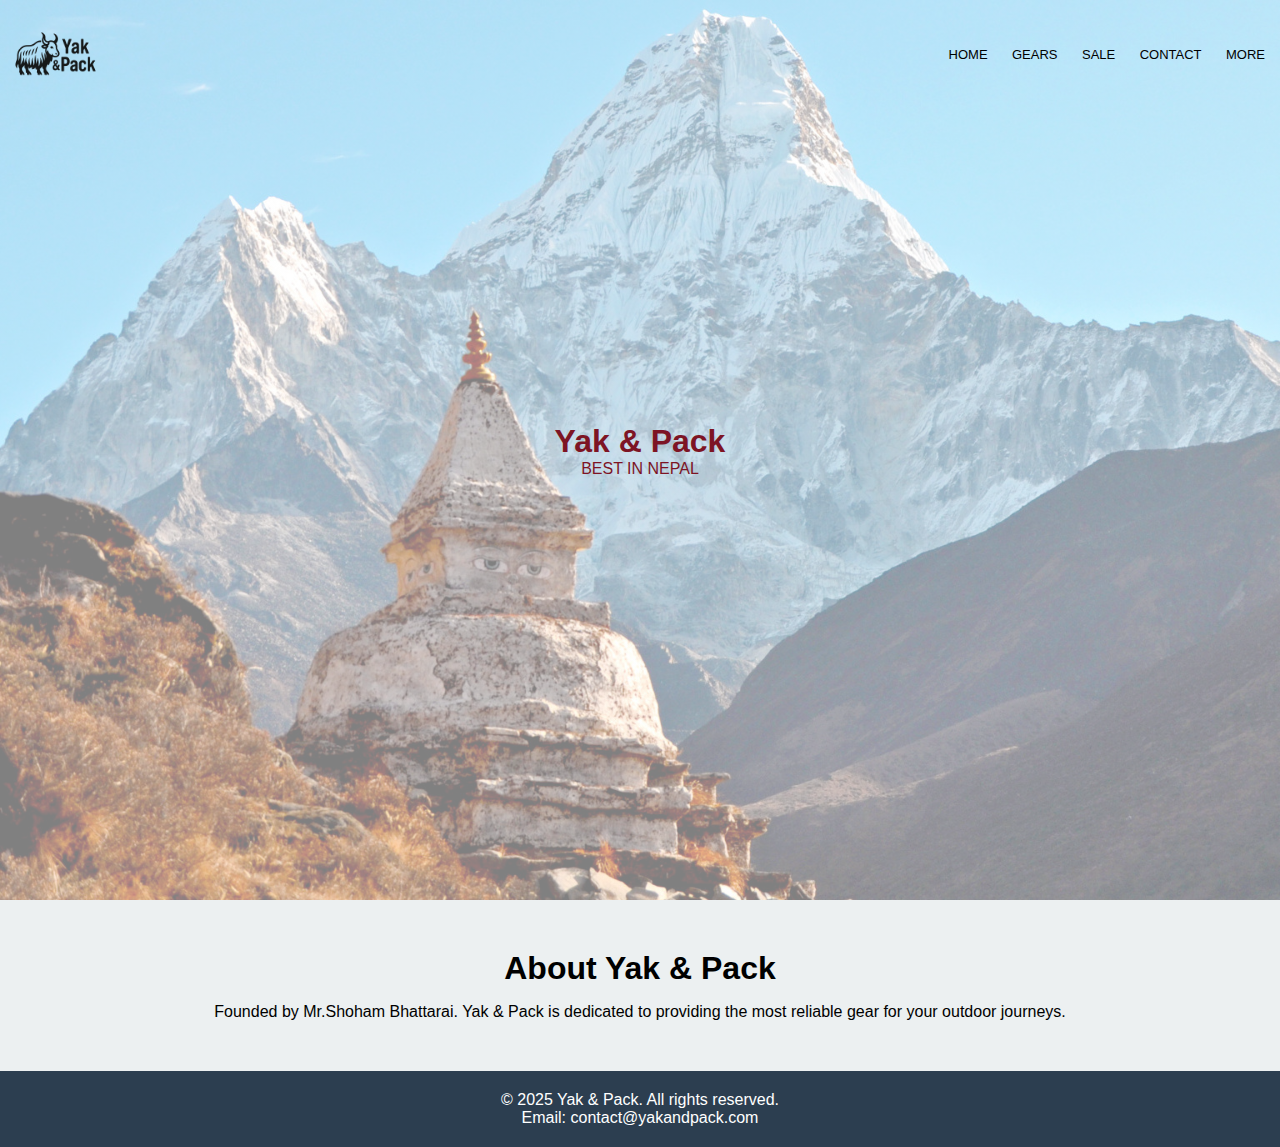
<file: index.html>
<!DOCTYPE html>
<html lang="en">
<head>
    <meta charset="UTF-8">
    <meta name="viewport" content="width=device-width, initial-scale=1.0">
    <title>Yak & Pack</title>
    <link rel="stylesheet" href="style.css">
</head>
<body> 

    <!-- Header Section -->
    <section class="header">
        <nav>
            <a href="index.html">
                <img src="images/logosite.png" alt="Gears Logo" class="logo">
            </a>

            <div class="nav-links">
                <ul>
                    <li><a href="index.html">HOME</a></li>
                    <li><a href="gallery.html">GEARS</a></li>
                    <li><a href="sale.html">SALE</a></li>
                    <li><a href="contact.html">CONTACT</a></li>
                    <li><a href="more.html">MORE</a></li>         
                </ul>
            </div>
        </nav>

            <div class="text-box">
                <h1>Yak & Pack</h1>
                <p>BEST IN NEPAL</p>
            </div>
    </section>

  <section class="about" id="about">
    <h3>About Yak & Pack</h3>
    <p>Founded by Mr.Shoham Bhattarai. Yak & Pack is dedicated to providing the most reliable gear for your outdoor journeys.</p>
  </section>

  <footer class="footer" id="contact">
    <div class="container">
      <p>&copy; 2025 Yak & Pack. All rights reserved.</p>
      <p>Email: contact@yakandpack.com</p>
    </div>
  </footer>
</body>
</html>

</body>
</html>
</file>
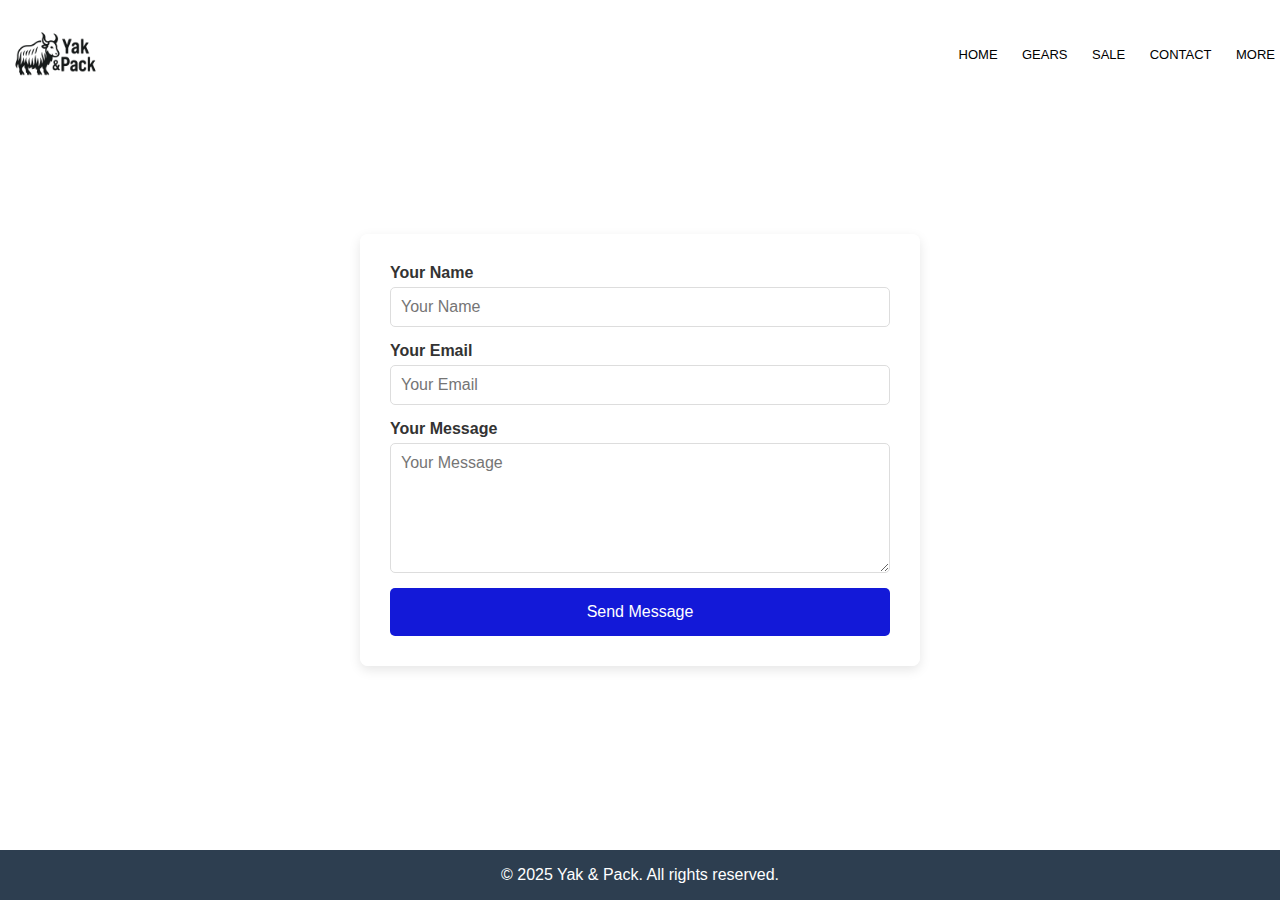
<file: contact.html>
<!DOCTYPE html>
<html lang="en">
<head>
    <meta charset="UTF-8">
    <meta name="viewport" content="width=device-width, initial-scale=1.0">
    <title>Yak & Pack</title>
    <link rel="stylesheet" href="contact.css">
</head>
<body>
    
        <nav>
            <a href="index.html">
                <img src="images/logosite.png" alt="Gears Logo" class="logo">
            </a>

            <div class="nav-links">
                <ul>
                    <li><a href="index.html">HOME</a></li>
                    <li><a href="gallery.html">GEARS</a></li>
                    <li><a href="sale.html">SALE</a></li>
                    <li><a href="contact.html">CONTACT</a></li>
                    <li><a href="more.html">MORE</a></li>         
                </ul>
            </div>
        </nav>
  

    <form class="contact-form">
        <div class="form-group">
            <label for="name">Your Name</label>
            <input type="text" id="name" name="name" placeholder="Your Name" required>
        </div>
        <div class="form-group">
            <label for="email">Your Email</label>
            <input type="email" id="email" name="email" placeholder="Your Email" required>
        </div>
        <div class="form-group">
            <label for="message">Your Message</label>
            <textarea id="message" name="message" placeholder="Your Message" rows="6" required></textarea>
        </div>
        <button type="submit" class="submit-btn">Send Message</button>
    </form>
</div>
</section>

<script src="contact.js">
</script>

<footer>
    <p>&copy; 2025 Yak & Pack. All rights reserved.</p>
  </footer>

</body>
</html>
</file>
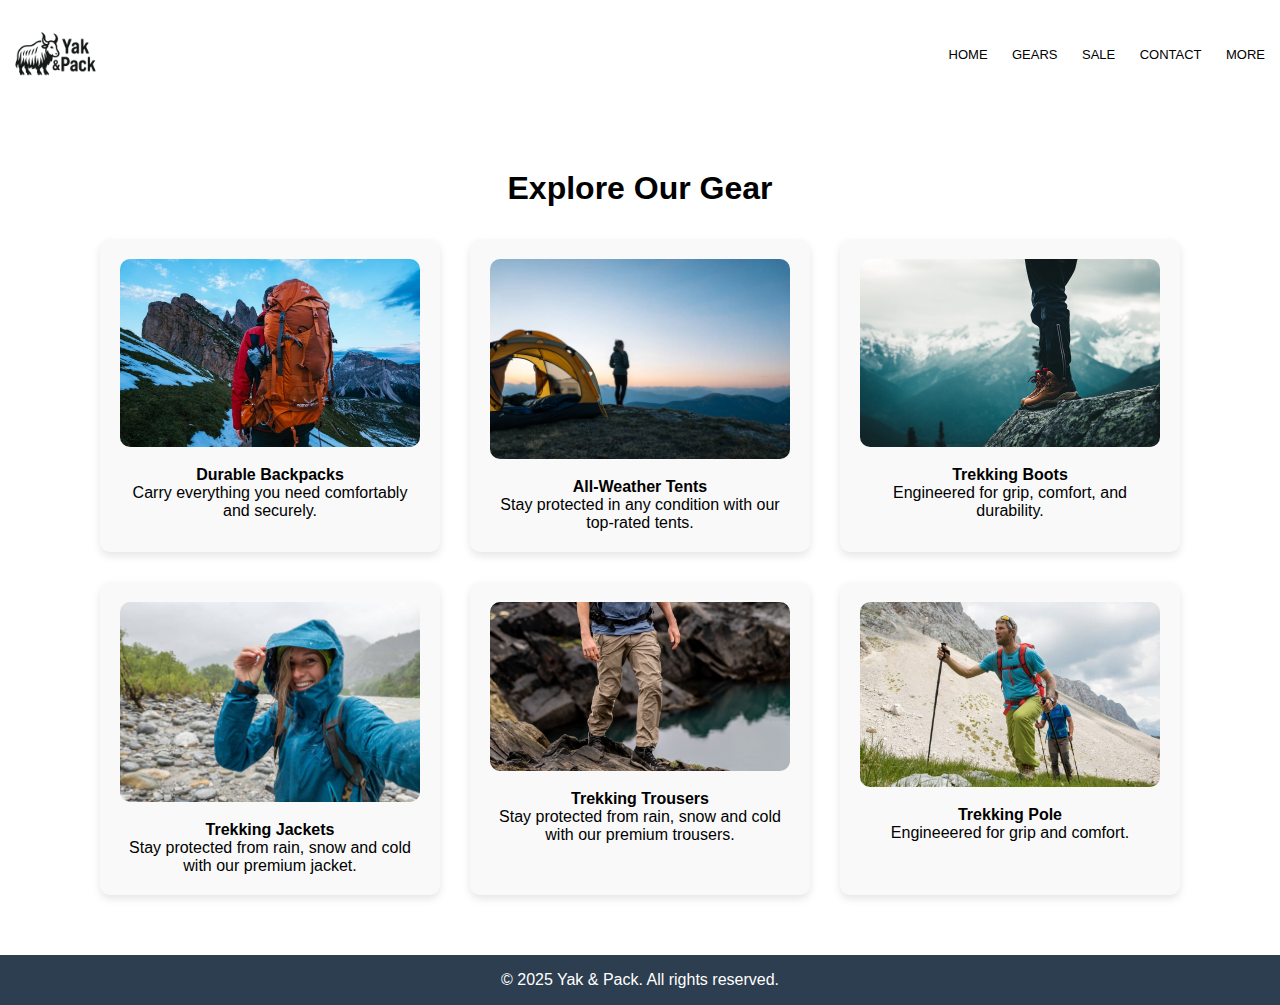
<file: gallery.html>
<!DOCTYPE html>
<html lang="en">
<head>
    <meta charset="UTF-8">
    <meta name="viewport" content="width=device-width, initial-scale=1.0">
    <title>Yak & Pack</title>
    <link rel="stylesheet" href="gallery.css">
</head>
<body> 
    <nav>
        <a href="index.html">
            <img src="images/logosite.png" alt="Gears Logo" class="logo">
        </a>

        <div class="nav-links">
            <ul>
                <li><a href="index.html">HOME</a></li>
                <li><a href="gallery.html">GEARS</a></li>
                <li><a href="sale.html">SALE</a></li>
                <li><a href="contact.html">CONTACT</a></li>
                <li><a href="more.html">MORE</a></li>         
            </ul>
        </div>
    </nav>
    
  <section class="features" id="gear">
    <h3>Explore Our Gear</h3>
    <div class="gear-items">
      <div class="gear-card">
        <a href="images/backpack.jpg"><img src="images/backpack.jpg" alt="Durable Backpack"></a>
        <h4>Durable Backpacks</h4>
        <p>Carry everything you need comfortably and securely.</p>
      </div>
      <div class="gear-card">
        <a href="images/tent.jpg"><img src="images/tent.jpg" alt="All-Weather Tent"></a>
        <h4>All-Weather Tents</h4>
        <p>Stay protected in any condition with our top-rated tents.</p>
      </div>
      <div class="gear-card">
        <a href="images/boots.jpg"><img src="images/boots.jpg" alt="Trekking Boots"></a>
        <h4>Trekking Boots</h4>
        <p>Engineered for grip, comfort, and durability.</p>
      </div>
      <div class="gear-card">
        <a href="images/jacket.jpg"><img src="images/jacket.jpg" alt="Trekking Jackets"></a>
        <h4>Trekking Jackets</h4>
        <p>Stay protected from rain, snow and cold with our premium jacket.</p>
      </div>
      <div class="gear-card">
        <a href="images/trousers.jpg"><img src="images/trousers.jpg" alt="Trekking Trousers"></a>
        <h4>Trekking Trousers</h4>
        <p>Stay protected from rain, snow and cold with our premium trousers.</p>
      </div>
      <div class="gear-card">
        <a href="images/trekking pole.jpg"><img src="images/trekking pole.jpg" alt="Trekking Pole"></a>
        <h4>Trekking Pole</h4>
        <p>Engineeered for grip and comfort.</p>
      </div>
    </div> 
  </section>

  <footer>
    <p>&copy; 2025 Yak & Pack. All rights reserved.</p>
  </footer>

</body>
</html>
</file>
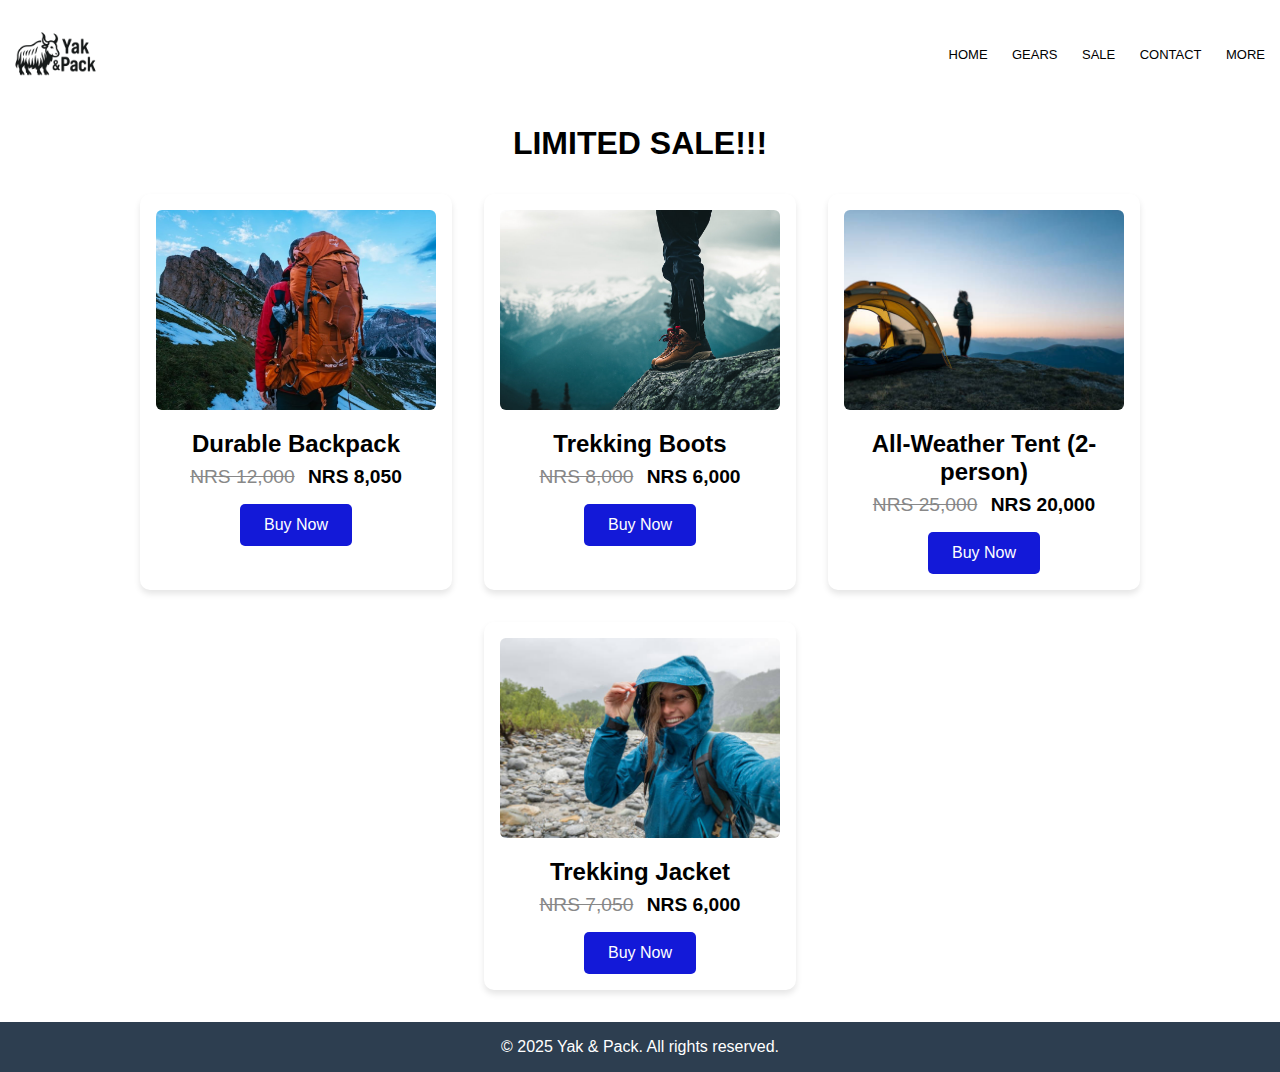
<file: sale.html>
<!DOCTYPE html>
<html lang="en">
<head>
    <meta charset="UTF-8">
    <meta name="viewport" content="width=device-width, initial-scale=1.0">
    <title>Yak & Pack</title>
    <link rel="stylesheet" href="sale.css">
</head>
<body> 

        <nav>
            <a href="index.html">
                <img src="images/logosite.png" alt="Gears Logo" class="logo">
            </a>

            <div class="nav-links">
                <ul>
                    <li><a href="index.html">HOME</a></li>
                    <li><a href="gallery.html">GEARS</a></li>
                    <li><a href="sale.html">SALE</a></li>
                    <li><a href="contact.html">CONTACT</a></li>
                    <li><a href="more.html">MORE</a></li>         
                </ul>
            </div>
        </nav>
       <h3><p class="new-txt">LIMITED SALE!!!</p></h3>
        <section class="products">
            <div class="product-card">
              <img src="images/backpack.jpg" alt="Durable Backpack">
              <h2>Durable Backpack</h2>
              <p class="price"><del>NRS 12,000</del> <strong>NRS 8,050</strong></p>
              <button>Buy Now</button>
            </div>
        
            <div class="product-card">
              <img src="images/boots.jpg" alt="Trekking Boots">
              <h2>Trekking Boots</h2>
              <p class="price"><del>NRS 8,000</del> <strong>NRS 6,000</strong></p>
              <button>Buy Now</button>
            </div>
        
            <div class="product-card">
              <img src="images/tent.jpg" alt="All-Weather Tent">
              <h2>All-Weather Tent (2-person)</h2>
              <p class="price"><del>NRS 25,000</del> <strong>NRS 20,000</strong></p>
              <button>Buy Now</button>
            </div>
            
            <div class="product-card">
                <img src="images/jacket.jpg" alt="Trekking Jacket">
                <h2>Trekking Jacket</h2>
                <p class="price"><del>NRS 7,050</del> <strong>NRS 6,000</strong></p>
                <button>Buy Now</button>
              </div>
          </section>

          <footer>
            <p>&copy; 2025 Yak & Pack. All rights reserved.</p>
          </footer>

 </body>
</html>
</file>
<file: style.css>
*{
    margin: 0;
    padding: 0;
    font-family: sans-serif;
}

.header {
    min-height: 100vh;
    width: 100%;
    background-image:linear-gradient(rgba(255, 255, 255, 0.5), rgba(255, 255, 255, 0.5)), url('images/Himalaya.jpg');
    background-position: center;
    background-size: cover;
    position: relative;
}

.logo {
    width: 100px;  
    height: auto;  
    display: block;
    filter: invert(10%) brightness(80%);
}

nav{
    display: flex;
    padding: 5px;
    justify-content: space-between;
    align-items: center;
}

.nav-links{
    flex: 1;
    text-align: right;
}

.nav-links ul li{
    list-style: none;
    display: inline-block;
    padding: 10px;
    position: relative;
}

.nav-links ul li a{
    color: #000000;
    text-decoration: none;
    font-size: 13px;
}

.nav-links ul li::after{
    content: '';
    width: 0%;
    height: 2px;
    background: #7D1424;
    display: block;
    margin: auto; 
    transition: 0.5s;
}

.nav-links ul li:hover::after{
    width: 100%;
}

.text-box{
    width: 70%;
    color: #7D1424;
    position: absolute;
    top: 50%;
    left: 50%;
    transform: translate(-50%, -50%);
    text-align: center;
}

.about{
    padding: 50px 0;
    text-align: center;
    background: #ecf0f1;
}
  
.about h3{
    font-size: 2rem;
    margin-bottom: 1rem;
}
  
.footer{
    background: #2c3e50;
    color: white;
    padding: 20px 0;
    text-align: center;
}
</file>
<file: gallery.css>
* {
    margin: 0;
    padding: 0;
    font-family: sans-serif;
}

html, body {
    height: 100%;
}

body {
    display: flex;
    flex-direction: column;
}

.logo {
    width: 100px;  
    height: auto;  
    display: block;
    filter: invert(10%) brightness(80%);
}

nav {
    display: flex;
    padding: 5px;
    justify-content: space-between;
    align-items: center;
}

.nav-links {
    flex: 1;
    text-align: right;
}

.nav-links ul li {
    list-style: none;
    display: inline-block;
    padding: 10px;
    position: relative;
}

.nav-links ul li a {
    color: #000000;
    text-decoration: none;
    font-size: 13px;
}

.nav-links ul li::after {
    content: '';
    width: 0%;
    height: 2px;
    background: #7D1424;
    display: block;
    margin: auto; 
    transition: 0.5s;
}

.nav-links ul li:hover::after {
    width: 100%;
}

.features {
    padding: 60px 0;
    text-align: center;
    background: white;
    flex: 1; /* Makes sure it pushes footer down if content is short */
}

.features h3 {
    font-size: 2rem;
    margin-bottom: 2rem;
}

.gear-items {
    display: flex;
    gap: 30px;
    justify-content: center;
    flex-wrap: wrap;
}

.gear-card {
    background: #f9f9f9;
    border-radius: 10px;
    padding: 20px;
    width: 300px;
    box-shadow: 0 4px 8px rgba(0,0,0,0.1);
}

.gear-card img {
    width: 100%;
    border-radius: 10px;
    margin-bottom: 15px;
}

/* Footer at bottom */
footer {
    background-color: #2d3e50;
    color: white;
    text-align: center;
    padding: 1rem;
    margin-top: auto;
}
</file>
<file: sale.css>
* {
  margin: 0;
  padding: 0;
  font-family: sans-serif;
}

html, body {
  height: 100%; 
}

body {
  display: flex;
  flex-direction: column;
}

.logo {
  width: 100px;  
  height: auto;  
  display: block;
  filter: invert(10%) brightness(80%);
}

nav {
  display: flex;
  padding: 5px;
  justify-content: space-between;
  align-items: center;
}

.nav-links {
  flex: 1;
  text-align: right;
}

.nav-links ul li {
  list-style: none;
  display: inline-block;
  padding: 10px;
  position: relative;
}

.nav-links ul li a {
  color: #000000;
  text-decoration: none;
  font-size: 13px;
}

.nav-links ul li::after {
  content: '';
  width: 0%;
  height: 2px;
  background: #7D1424;
  display: block;
  margin: auto; 
  transition: 0.5s;
}

.nav-links ul li:hover::after {
  width: 100%;
}

.products h3 {
  font-size: 2rem;
  margin-bottom: 2rem;
  text-align: center;
}

.products {
  display: flex;
  flex: 1; 
  flex-wrap: wrap;
  justify-content: center;
  padding: 2rem;
  gap: 2rem;
}

.new-txt{
  text-align: center;
  padding-top: 15px;
  font-size: 2rem;
}

.product-card {
  background-color: white;
  border-radius: 10px;
  box-shadow: 0 4px 6px rgba(0,0,0,0.1);
  width: 280px;
  padding: 1rem;
  text-align: center;
}

.product-card img {
  width: 100%;
  height: 200px;
  object-fit: cover;
  border-radius: 6px;
}

.product-card h2 {
  margin: 1rem 0 0.5rem;
}

.price {
  font-size: 1.2rem;
  margin-bottom: 1rem;
}

.price del {
  color: #888;
  margin-right: 0.5rem;
}

button {
  background-color: #1319d8;
  color: white;
  border: none;
  padding: 0.75rem 1.5rem;
  font-size: 1rem;
  border-radius: 5px;
  cursor: pointer;
}

button:hover {
  background-color: #218838;
}

footer {
  background-color: #2d3e50;
  color: white;
  text-align: center;
  padding: 1rem;
  margin-top: auto; /* Pushes footer to bottom when space is available */
}
</file>
<file: contact.css>
/* Reset default margin, padding, and set global font */
* {
    margin: 0;
    padding: 0;
    font-family: sans-serif;
}

/* Full height layout */
html, body {
    height: 100%;
}

body {
    display: flex;
    flex-direction: column;
}

/* Logo Styling */
.logo {
    width: 100px;
    height: auto;
    display: block;
    filter: invert(10%) brightness(80%);
}

/* Navigation Bar */
nav {
    display: flex;
    padding: 5px;
    justify-content: space-between;
    align-items: center;
    position: absolute;
    top: 0;
    width: 100%;
}

/* Navigation Links */
.nav-links {
    flex: 1;
    text-align: right;
}

/* Styling for navigation menu items */
.nav-links ul li {
    list-style: none;
    display: inline-block;
    padding: 10px;
    position: relative;
}

.nav-links ul li a {
    color: #000000;
    text-decoration: none;
    font-size: 13px;
}

/* Underline effect for navigation links */
.nav-links ul li::after {
    content: '';
    width: 0%;
    height: 2px;
    background: #7D1424;
    display: block;
    margin: auto;
    transition: 0.5s;
}

.nav-links ul li:hover::after {
    width: 100%;
}

/* Contact Form Styling */
.contact-form {
    display: flex;
    flex-direction: column;
    gap: 15px;
    width: 100%;
    max-width: 500px;
    padding: 30px;
    background-color: rgba(255, 255, 255, 0.8);
    box-shadow: 0 4px 12px rgba(0, 0, 0, 0.1);
    border-radius: 8px;
    position: absolute;
    top: 50%;
    left: 50%;
    transform: translate(-50%, -50%);
}

/* Form Group: Label + Input/Textarea */
.form-group {
    display: flex;
    flex-direction: column;
    gap: 5px;
}

/* Label Styling */
label {
    font-weight: bold;
    color: #333;
}

/* Input and Textarea Styling */
input,
textarea {
    padding: 10px;
    font-size: 16px;
    border: 1px solid #ddd;
    border-radius: 5px;
    outline: none;
    transition: border-color 0.3s ease;
}

/* Input Focus Effect */
input:focus,
textarea:focus {
    border-color: #007BFF;
}

textarea {
    resize: vertical;
}

/* Submit Button Styling */
.submit-btn {
    background-color: #1319d8;
    color: white;
    padding: 15px;
    border: none;
    border-radius: 5px;
    font-size: 16px;
    cursor: pointer;
    transition: background-color 0.3s ease;
}

.submit-btn:hover {
    background-color: #218838;
}

/* Footer Styling */
footer {
    background-color: #2d3e50;
    color: white;
    text-align: center;
    padding: 1rem;
    margin-top: auto;
}
</file>
